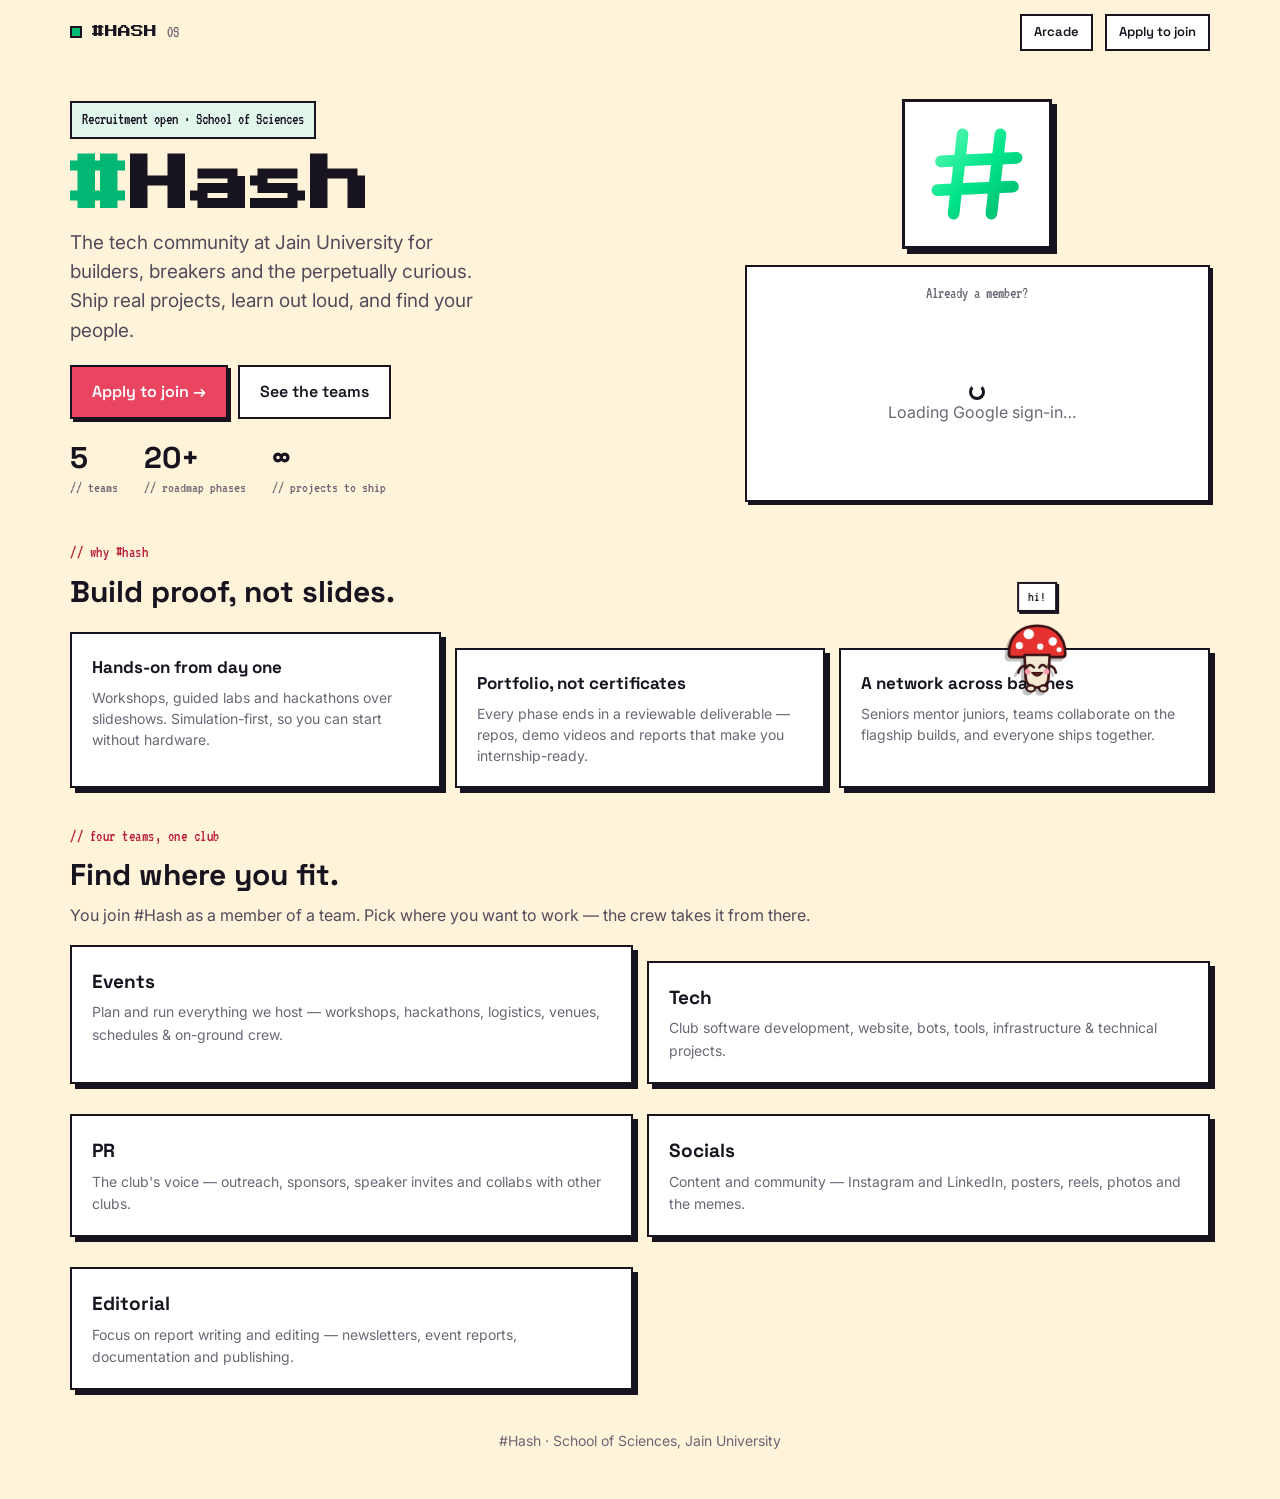
<file: index.html>
<!doctype html>
<html lang="en">
<head>
  <meta charset="utf-8">
  <title>#Hash · Hashverb OS</title>
  <meta name="viewport" content="width=device-width, initial-scale=1, viewport-fit=cover">
  <meta name="theme-color" content="#FFF3D9">
  <meta name="description" content="Hashverb Operating System — internal collaboration and event operations for the #Hash tech org.">
  <link rel="preconnect" href="https://fonts.googleapis.com">
  <link rel="preconnect" href="https://fonts.gstatic.com" crossorigin>
  <link href="https://fonts.googleapis.com/css2?family=Press+Start+2P&family=Space+Grotesk:wght@500;600;700&family=VT323&family=Inter:wght@400;500;600&display=swap" rel="stylesheet">
  <link rel="stylesheet" href="styles/app.css">
</head>
<body>

  <!-- sign-in / not-configured / loading lives here -->
  <div id="gate"></div>

  <!-- the app shell (nav + views) is built into here after sign-in -->
  <div id="app" class="hidden"></div>

  <!-- Google Identity Services (renders the Sign in with Google button) -->
  <script src="https://accounts.google.com/gsi/client" async defer></script>

  <!-- app scripts, in dependency order (no build step) -->
  <script src="config.js"></script>
  <script src="js/perm.js"></script>
  <script src="js/core.js"></script>
  <script src="js/api.js"></script>
  <script src="js/auth.js"></script>
  <script src="js/comments.js"></script>
  <script src="js/taskboard.js"></script>
  <script src="js/files.js"></script>
  <script src="js/budgets.js"></script>
  <script src="js/checkins.js"></script>
  <script src="js/dashboard.js"></script>
  <script src="js/views.js"></script>
  <script src="js/teams.js"></script>
  <script src="js/events.js"></script>
  <script src="js/flags.js"></script>
  <script src="js/applications.js"></script>
  <script src="js/mascot.js"></script>
  <script src="js/assist.js"></script>
  <script src="js/landing.js"></script>
  <script src="js/app.js"></script>
</body>
</html>
</file>
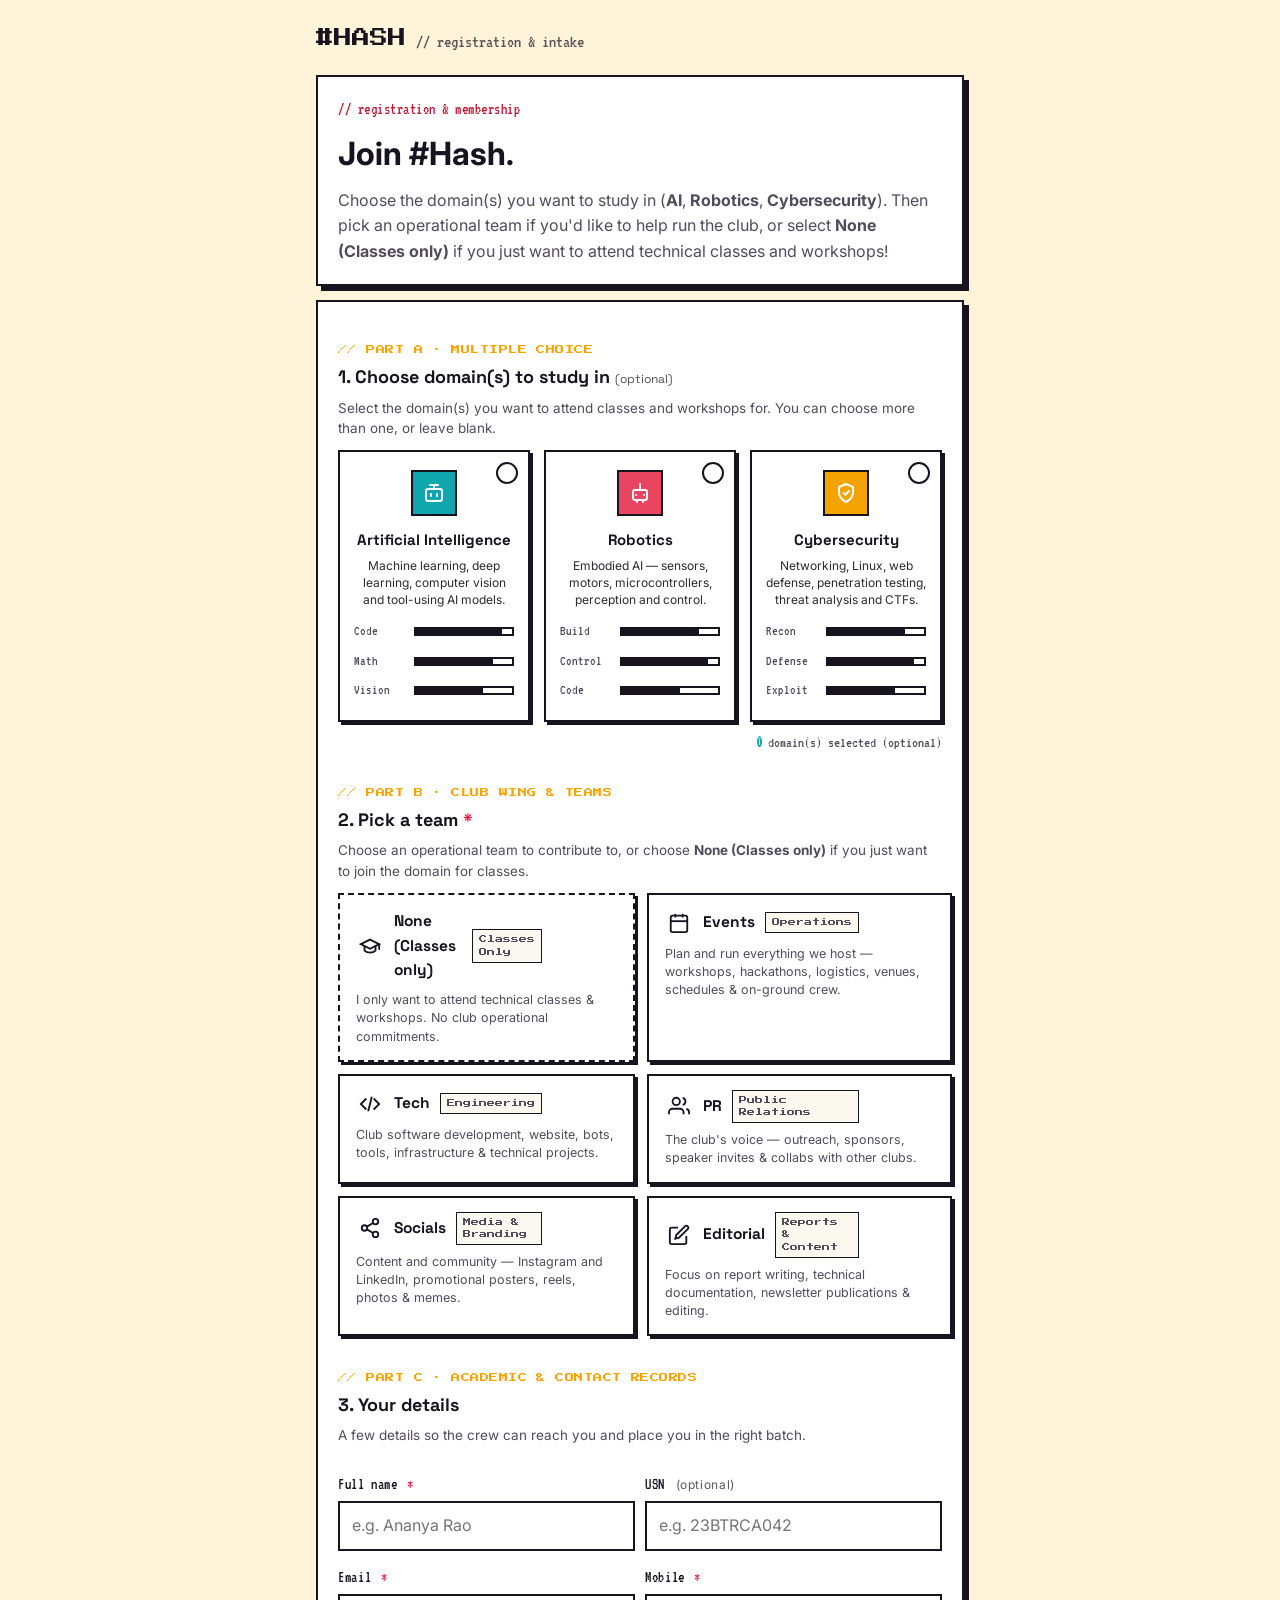
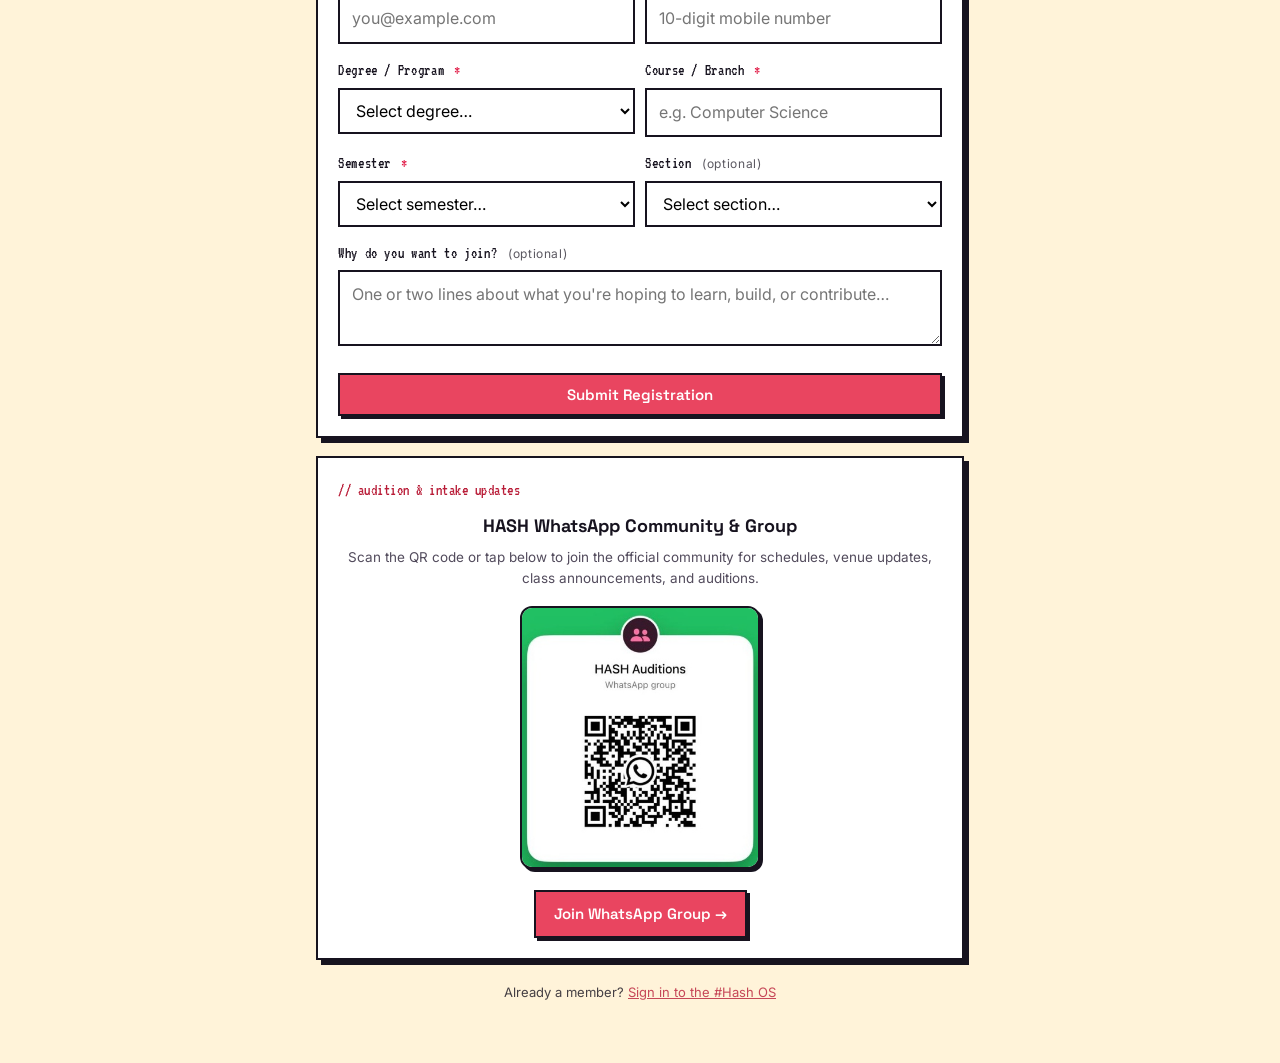
<file: join.html>
<!doctype html>
<html lang="en">
<head>
  <meta charset="utf-8">
  <title>#Hash · Join the club & study domains</title>
  <meta name="viewport" content="width=device-width, initial-scale=1, viewport-fit=cover">
  <meta name="theme-color" content="#FFF3D9">
  <meta name="description" content="Apply to join #Hash — choose your study domain (AI, Robotics, Cybersecurity) and pick your team (Events, Tech, PR, Socials, Editorial, or Classes only).">
  <link rel="preconnect" href="https://fonts.googleapis.com">
  <link rel="preconnect" href="https://fonts.gstatic.com" crossorigin>
  <link href="https://fonts.googleapis.com/css2?family=Press+Start+2P&family=Space+Grotesk:wght@500;600;700&family=VT323&family=Inter:wght@400;500;600&display=swap" rel="stylesheet">
  <link rel="stylesheet" href="styles/app.css">
  <style>
    /* page-local only, jn- prefixed */
    .jn-wrap { max-width: 680px; margin: 0 auto; padding: 24px 16px 60px; }
    .jn-brand { display: flex; align-items: baseline; gap: 10px; margin-bottom: 18px; }
    .jn-brand .b { font-family: var(--pixel, 'Press Start 2P', monospace); font-size: 18px; }
    .jn-brand .t { font-family: var(--mono, 'VT323', monospace); font-size: 18px; opacity: .7; }

    /* Section Subheadings & Tags */
    .wiz-sec-hdr { margin-bottom: 12px; }
    .step-subtag { font-family: var(--pixel, 'Press Start 2P', monospace); font-size: 9px; color: #F4A400; display: inline-block; margin-bottom: 5px; letter-spacing: .05em; }
    .wiz-sub-title { font-size: 17px; font-family: var(--display, 'Space Grotesk', sans-serif); color: var(--ink, #17131f); font-weight: 700; margin: 0; }
    .panel-intro { color: #524b5c; font-size: 13.5px; line-height: 1.5; margin: 4px 0 12px; }
    .selection-status { font-family: var(--mono, 'VT323', monospace); font-size: 15px; color: #524b5c; margin-top: 8px; text-align: right; }
    .selection-status b { color: #0FA6AE; font-size: 16px; }

    /* Domain Grid (Class Grid) — authentic Apps Script registration styling */
    .class-grid { display: grid; grid-template-columns: repeat(3, 1fr); gap: 14px; margin: 12px 0 4px; }
    @media (max-width: 600px) { .class-grid { grid-template-columns: 1fr; } }
    .class-card {
      border: 2px solid var(--line, #17131f); padding: 18px 14px; background: var(--panel, #fff);
      cursor: pointer; transition: transform .12s, box-shadow .12s, background .15s; text-align: center;
      box-shadow: 3px 3px 0 var(--line, #17131f); position: relative;
    }
    .class-card:hover { transform: translate(-2px, -2px); box-shadow: 5px 5px 0 var(--line, #17131f); }
    .class-card.on { background: var(--cc, #E94560); color: #fff; box-shadow: 4px 4px 0 var(--line, #17131f); }
    .class-card.on h4, .class-card.on .sl { color: #fff; }
    .class-card .ci {
      width: 46px; height: 46px; margin: 0 auto 12px; display: grid; place-items: center;
      background: var(--cc, #17131f); border: 2px solid var(--line, #17131f); color: #fff;
    }
    .class-card .ci svg { width: 24px; height: 24px; stroke: currentColor; }
    .class-card.on .ci { background: #fff; color: var(--line, #17131f); }
    .class-card h4 { font-family: var(--display, 'Space Grotesk', sans-serif); font-size: 15px; font-weight: 700; margin: 0 0 6px; color: var(--ink, #17131f); }
    .class-card p { font-size: 12px; line-height: 1.4; opacity: .9; margin: 0 0 10px; }
    .class-check {
      position: absolute; top: 10px; right: 10px; width: 22px; height: 22px;
      border: 2px solid var(--line, #17131f); border-radius: 50%; background: #fff;
      display: grid; place-items: center; font-size: 12px; font-weight: bold; color: transparent;
      transition: all .15s;
    }
    .class-card.on .class-check { background: #fff; color: var(--line, #17131f); }
    .stat-bars { margin-top: 12px; display: grid; gap: 7px; }
    .stat-bar { display: grid; grid-template-columns: 52px 1fr; gap: 8px; align-items: center; }
    .stat-bar .sl { font-family: var(--mono, 'VT323', monospace); font-size: 14px; color: var(--ink-dim, #524b5c); text-align: left; }
    .stat-bar .st { height: 9px; background: #fff; border: 2px solid var(--line, #17131f); overflow: hidden; }
    .stat-bar .st i { display: block; height: 100%; background: var(--line, #17131f); }
    .class-card.on .st { background: rgba(255, 255, 255, 0.35); border-color: #fff; }
    .class-card.on .st i { background: #fff; }

    /* Team Grid */
    .team-grid { display: grid; grid-template-columns: repeat(2, 1fr); gap: 12px; margin-top: 10px; }
    @media (max-width: 580px) { .team-grid { grid-template-columns: 1fr; } }
    .team-card {
      border: 2px solid var(--line, #17131f); padding: 14px 16px; background: var(--panel, #fff);
      cursor: pointer; transition: transform .12s, box-shadow .12s, background .12s;
      box-shadow: 3px 3px 0 var(--line, #17131f); display: flex; flex-direction: column; gap: 6px;
      position: relative; text-align: left;
    }
    .team-card:hover { transform: translate(-2px, -2px); box-shadow: 5px 5px 0 var(--line, #17131f); }
    .team-card.on { background: #e6fbf5; border-color: var(--line, #17131f); box-shadow: 4px 4px 0 var(--line, #17131f); }
    .team-card.team-none { border-style: dashed; border-width: 2px; }
    .team-card.team-none.on { background: #fffde6; }
    .team-card.on .team-sel-tag { display: inline-block; }
    .team-sel-tag {
      display: none; position: absolute; top: 10px; right: 10px;
      font-family: var(--pixel, 'Press Start 2P', monospace);
      font-size: 7.5px; background: var(--line, #17131f); color: #FFF3D9; padding: 3px 6px;
    }
    .team-card-head { display: flex; align-items: center; gap: 10px; padding-right: 75px; }
    .team-icon {
      width: 28px; height: 28px; display: inline-grid; place-items: center;
      flex-shrink: 0; color: var(--ink, #17131f);
    }
    .team-icon svg { width: 22px; height: 22px; stroke: currentColor; }
    .team-name { font-size: 15.5px; font-weight: 700; color: var(--ink, #17131f); font-family: var(--display, 'Space Grotesk', sans-serif); }
    .team-badge {
      font-family: var(--pixel, 'Press Start 2P', monospace); font-size: 8px; padding: 3px 6px;
      background: #fbf8ef; border: 1px solid var(--line, #17131f); color: #524b5c; margin-left: auto;
    }
    .team-desc { font-size: 12.5px; line-height: 1.45; color: #524b5c; margin: 2px 0 0; }

    /* Form Fields */
    .jn-grid2 { display: grid; grid-template-columns: 1fr 1fr; gap: 10px; }
    @media (max-width: 480px) { .jn-grid2 { grid-template-columns: 1fr; } }
    .jn-field { margin-top: 14px; }
    .jn-field label { display: block; font-family: var(--mono, 'VT323', monospace); font-size: 16px;
                      letter-spacing: .04em; margin-bottom: 4px; }
    .jn-field label .req { color: #E11D48; margin-left: 3px; }
    .jn-field label .opt { font-family: var(--sans, sans-serif); font-size: 12px; opacity: .7; font-weight: normal; margin-left: 4px; }
    .jn-field input, .jn-field select, .jn-field textarea {
      width: 100%; box-sizing: border-box; padding: 10px 12px; font: inherit;
      background: var(--panel, #fff); border: 2px solid var(--line, #17131f); }
    .jn-field textarea { min-height: 74px; resize: vertical; }
    .jn-hp { position: absolute; left: -9999px; top: -9999px; height: 1px; width: 1px; opacity: 0; }
    .jn-errs { margin: 12px 0 0; padding-left: 18px; }
    .jn-errs li { margin: 3px 0; }
    .jn-foot { margin-top: 22px; font-size: 13px; opacity: .8; text-align: center; }
  </style>
</head>
<body>
  <div class="jn-wrap">
    <div class="jn-brand"><span class="b">#HASH</span><span class="t">// registration & intake</span></div>

    <div class="card">
      <div class="eyebrow">// registration & membership</div>
      <h1 style="margin:6px 0 8px">Join #Hash.</h1>
      <p class="section-sub" style="margin:0">
        Choose the domain(s) you want to study in (<strong>AI</strong>, <strong>Robotics</strong>, <strong>Cybersecurity</strong>).
        Then pick an operational team if you'd like to help run the club, or select <strong>None (Classes only)</strong> if you just want to attend technical classes and workshops!
      </p>
    </div>

    <form id="jnForm" class="card" style="margin-top:14px" novalidate>
      <div id="jnBanner"></div>

      <!-- 1: Domains (Unmandatory / Optional) -->
      <div class="jn-field">
        <div class="wiz-sec-hdr">
          <span class="step-subtag">// PART A · MULTIPLE CHOICE</span>
          <h3 class="wiz-sub-title">1. Choose domain(s) to study in <span class="opt" style="font-size:12px;font-weight:normal;opacity:0.75">(optional)</span></h3>
          <p class="panel-intro">Select the domain(s) you want to attend classes and workshops for. You can choose more than one, or leave blank.</p>
        </div>
        <div class="class-grid" id="classGrid"></div>
        <div class="selection-status" id="domainStatus"><b>0</b> domain(s) selected (optional)</div>
      </div>

      <!-- 2: Teams with None Option -->
      <div class="jn-field" style="margin-top:24px">
        <div class="wiz-sec-hdr">
          <span class="step-subtag">// PART B · CLUB WING & TEAMS</span>
          <h3 class="wiz-sub-title">2. Pick a team <span class="req" style="color:#E11D48">*</span></h3>
          <p class="panel-intro">Choose an operational team to contribute to, or choose <b>None (Classes only)</b> if you just want to join the domain for classes.</p>
        </div>
        <div class="team-grid" id="teamGrid"></div>
      </div>

      <!-- 3: Academic & Contact Records -->
      <div style="margin-top:28px">
        <div class="wiz-sec-hdr">
          <span class="step-subtag">// PART C · ACADEMIC & CONTACT RECORDS</span>
          <h3 class="wiz-sub-title">3. Your details</h3>
          <p class="panel-intro">A few details so the crew can reach you and place you in the right batch.</p>
        </div>

        <div class="jn-grid2">
          <div class="jn-field"><label for="jnName">Full name <span class="req">*</span></label>
            <input id="jnName" autocomplete="name" maxlength="80" placeholder="e.g. Ananya Rao"></div>
          <div class="jn-field"><label for="jnUsn">USN <span class="opt">(optional)</span></label>
            <input id="jnUsn" autocomplete="off" autocapitalize="characters" maxlength="24" placeholder="e.g. 23BTRCA042"></div>
        </div>
        <div class="jn-grid2">
          <div class="jn-field"><label for="jnEmail">Email <span class="req">*</span></label>
            <input id="jnEmail" type="email" autocomplete="email" maxlength="120" placeholder="you@example.com"></div>
          <div class="jn-field"><label for="jnMobile">Mobile <span class="req">*</span></label>
            <input id="jnMobile" type="tel" autocomplete="tel" maxlength="16" placeholder="10-digit mobile number"></div>
        </div>
        <div class="jn-grid2">
          <div class="jn-field"><label for="jnDegree">Degree / Program <span class="req">*</span></label>
            <select id="jnDegree"><option value="">Select degree…</option></select></div>
          <div class="jn-field"><label for="jnCourse">Course / Branch <span class="req">*</span></label>
            <input id="jnCourse" maxlength="60" placeholder="e.g. Computer Science"></div>
        </div>
        <div class="jn-grid2">
          <div class="jn-field"><label for="jnSem">Semester <span class="req">*</span></label>
            <select id="jnSem"><option value="">Select semester…</option></select></div>
          <div class="jn-field"><label for="jnSection">Section <span class="opt">(optional)</span></label>
            <select id="jnSection"><option value="">Select section…</option></select></div>
        </div>
        <div class="jn-field">
          <label for="jnWhy">Why do you want to join? <span class="opt">(optional)</span></label>
          <textarea id="jnWhy" maxlength="600" placeholder="One or two lines about what you're hoping to learn, build, or contribute…"></textarea>
        </div>
      </div>

      <!-- honeypot: humans never see or fill this -->
      <input class="jn-hp" id="jnWebsite" name="website" tabindex="-1" autocomplete="off" aria-hidden="true">

      <div class="jn-field" style="margin-top:20px">
        <button class="btn primary block" id="jnSubmit" type="submit">Submit Registration</button>
      </div>
    </form>

    <div id="jnDone" class="card hidden" style="margin-top:14px"></div>

    <div class="card" id="jnAuditionGroup" style="margin-top:18px;text-align:center">
      <div class="eyebrow" style="text-align:left">// audition & intake updates</div>
      <h2 style="margin:8px 0 6px;font-size:18px">HASH WhatsApp Community & Group</h2>
      <p class="section-sub" style="margin:0 0 16px;font-size:13.5px">
        Scan the QR code or tap below to join the official community for schedules, venue updates, class announcements, and auditions.
      </p>
      <a href="https://chat.whatsapp.com/I2nRhZkcEOv87Omt5AnVKZ" target="_blank" rel="noopener" style="display:inline-block;text-decoration:none">
        <img src="assets/hash-auditions-card.jpg" alt="HASH Auditions WhatsApp QR Code" style="width:240px;max-width:100%;height:auto;border:2px solid var(--line,#17131f);box-shadow:3px 3px 0 var(--line,#17131f);border-radius:12px;background:#fff;display:block;margin:0 auto">
      </a>
      <div style="margin-top:14px">
        <a class="btn primary" href="https://chat.whatsapp.com/I2nRhZkcEOv87Omt5AnVKZ" target="_blank" rel="noopener" style="text-decoration:none;display:inline-flex;align-items:center;gap:6px">
          <span>Join WhatsApp Group →</span>
        </a>
      </div>
    </div>

    <div class="jn-foot">Already a member? <a href="./">Sign in to the #Hash OS</a></div>
  </div>

  <script src="config.js"></script>
  <script>
  (function () {
    'use strict';

    /* Study domains: AI, Robotics, Cybersecurity (Optional) */
    var DOMAINS = [
      {
        key: 'ai',
        name: 'Artificial Intelligence',
        color: '#0FA6AE',
        iconSvg: '<svg viewBox="0 0 24 24" fill="none" stroke="currentColor" stroke-width="2"><rect x="4" y="8" width="16" height="12" rx="2"/><path d="M12 8V4M8 4h8M9 13v2M15 13v2" stroke-linecap="round"/></svg>',
        blurb: 'Machine learning, deep learning, computer vision and tool-using AI models.',
        stats: [['Code', 9], ['Math', 8], ['Vision', 7]]
      },
      {
        key: 'robotics',
        name: 'Robotics',
        color: '#E94560',
        iconSvg: '<svg viewBox="0 0 24 24" fill="none" stroke="currentColor" stroke-width="2"><rect x="5" y="9" width="14" height="10" rx="2"/><path d="M12 9V5M12 3v.01M8 14h.01M16 14h.01M9 19v2M15 19v2" stroke-linecap="round"/></svg>',
        blurb: 'Embodied AI — sensors, motors, microcontrollers, perception and control.',
        stats: [['Build', 8], ['Control', 9], ['Code', 6]]
      },
      {
        key: 'cybersecurity',
        name: 'Cybersecurity',
        color: '#F4A400',
        iconSvg: '<svg viewBox="0 0 24 24" fill="none" stroke="currentColor" stroke-width="2"><path d="M12 3l7 3v5c0 4.5-3 8-7 10-4-2-7-5.5-7-10V6l7-3z" stroke-linejoin="round"/><path d="M9.5 12l1.8 1.8L15 10" stroke-linecap="round" stroke-linejoin="round"/></svg>',
        blurb: 'Networking, Linux, web defense, penetration testing, threat analysis and CTFs.',
        stats: [['Recon', 8], ['Defense', 9], ['Exploit', 7]]
      }
    ];
    var pickedDomains = [];

    /* Operational teams + None (Classes only) null choice */
    var TEAMS = [
      {
        key: 'none',
        name: 'None (Classes only)',
        badge: 'Classes Only',
        iconSvg: '<svg viewBox="0 0 24 24" fill="none" stroke="currentColor" stroke-width="2"><path d="M22 10v6M2 10l10-5 10 5-10 5z"/><path d="M6 12v5c3 3 9 3 12 0v-5"/></svg>',
        desc: 'I only want to attend technical classes & workshops. No club operational commitments.'
      },
      {
        key: 'events',
        name: 'Events',
        badge: 'Operations',
        iconSvg: '<svg viewBox="0 0 24 24" fill="none" stroke="currentColor" stroke-width="2"><rect x="3" y="4" width="18" height="18" rx="2"/><line x1="16" y1="2" x2="16" y2="6"/><line x1="8" y1="2" x2="8" y2="6"/><line x1="3" y1="10" x2="21" y2="10"/><path d="M8 14h.01M12 14h.01M16 14h.01M8 18h.01M12 18h.01M16 18h.01"/></svg>',
        desc: 'Plan and run everything we host — workshops, hackathons, logistics, venues, schedules & on-ground crew.'
      },
      {
        key: 'tech',
        name: 'Tech',
        badge: 'Engineering',
        iconSvg: '<svg viewBox="0 0 24 24" fill="none" stroke="currentColor" stroke-width="2"><polyline points="16 18 22 12 16 6"/><polyline points="8 6 2 12 8 18"/><line x1="14" y1="4" x2="10" y2="20"/></svg>',
        desc: 'Club software development, website, bots, tools, infrastructure & technical projects.'
      },
      {
        key: 'pr',
        name: 'PR',
        badge: 'Public Relations',
        iconSvg: '<svg viewBox="0 0 24 24" fill="none" stroke="currentColor" stroke-width="2"><path d="M17 21v-2a4 4 0 0 0-4-4H5a4 4 0 0 0-4 4v2"/><circle cx="9" cy="7" r="4"/><path d="M23 21v-2a4 4 0 0 0-3-3.87"/><path d="M16 3.13a4 4 0 0 1 0 7.75"/></svg>',
        desc: 'The club\'s voice — outreach, sponsors, speaker invites & collabs with other clubs.'
      },
      {
        key: 'socials',
        name: 'Socials',
        badge: 'Media & Branding',
        iconSvg: '<svg viewBox="0 0 24 24" fill="none" stroke="currentColor" stroke-width="2"><circle cx="18" cy="5" r="3"/><circle cx="6" cy="12" r="3"/><circle cx="18" cy="19" r="3"/><line x1="8.59" y1="13.51" x2="15.42" y2="17.49"/><line x1="15.41" y1="6.51" x2="8.59" y2="10.49"/></svg>',
        desc: 'Content and community — Instagram and LinkedIn, promotional posters, reels, photos & memes.'
      },
      {
        key: 'editorial',
        name: 'Editorial',
        badge: 'Reports & Content',
        iconSvg: '<svg viewBox="0 0 24 24" fill="none" stroke="currentColor" stroke-width="2"><path d="M11 4H4a2 2 0 0 0-2 2v14a2 2 0 0 0 2 2h14a2 2 0 0 0 2-2v-7"/><path d="M18.5 2.5a2.121 2.121 0 0 1 3 3L12 15l-4 1 1-4 9.5-9.5z"/></svg>',
        desc: 'Focus on report writing, technical documentation, newsletter publications & editing.'
      }
    ];
    var pickedTeams = [];
    var closed = false;
    var DEGREES = ['B.Sc', 'M.Sc', 'BCA', 'Other'];

    function $(id) { return document.getElementById(id); }

    function post(api, payload) {
      return fetch(HV_CONFIG.EXEC_URL, {
        method: 'POST',
        headers: { 'Content-Type': 'text/plain;charset=utf-8' },
        credentials: 'omit',
        body: JSON.stringify({ api: api, args: [payload || {}] }),
        redirect: 'follow'
      }).then(function (r) { return r.json(); })
        .catch(function () { return { ok: false, errors: ['Could not reach the server. Check your connection and try again.'] }; });
    }

    function banner(kind, content) {
      var host = $('jnBanner');
      host.innerHTML = '';
      if (!content) return;
      var div = document.createElement('div');
      div.className = 'banner ' + kind;
      if (typeof content === 'string') div.textContent = content;
      else div.appendChild(content);
      host.appendChild(div);
      div.scrollIntoView({ block: 'nearest' });
    }

    function renderDomains() {
      var host = $('classGrid');
      host.innerHTML = '';
      DOMAINS.forEach(function (d) {
        var isPicked = pickedDomains.indexOf(d.key) > -1;
        var card = document.createElement('div');
        card.className = 'class-card' + (isPicked ? ' on' : '');
        card.style.setProperty('--cc', d.color);
        card.setAttribute('role', 'checkbox');
        card.setAttribute('aria-checked', isPicked ? 'true' : 'false');

        var check = document.createElement('div');
        check.className = 'class-check';
        check.textContent = '✓';

        var ci = document.createElement('div');
        ci.className = 'ci';
        ci.innerHTML = d.iconSvg;

        var h4 = document.createElement('h4');
        h4.textContent = d.name;

        var p = document.createElement('p');
        p.textContent = d.blurb;

        var statBars = document.createElement('div');
        statBars.className = 'stat-bars';
        d.stats.forEach(function (s) {
          var sb = document.createElement('div');
          sb.className = 'stat-bar';
          var sl = document.createElement('span');
          sl.className = 'sl';
          sl.textContent = s[0];
          var st = document.createElement('span');
          st.className = 'st';
          var fill = document.createElement('i');
          fill.style.width = (s[1] * 10) + '%';
          st.appendChild(fill);
          sb.appendChild(sl);
          sb.appendChild(st);
          statBars.appendChild(sb);
        });

        card.appendChild(check);
        card.appendChild(ci);
        card.appendChild(h4);
        card.appendChild(p);
        card.appendChild(statBars);

        card.addEventListener('click', function () {
          var i = pickedDomains.indexOf(d.key);
          if (i > -1) pickedDomains.splice(i, 1);
          else pickedDomains.push(d.key);
          renderDomains();
        });

        host.appendChild(card);
      });

      var ds = $('domainStatus');
      if (ds) {
        ds.innerHTML = '<b>' + pickedDomains.length + '</b> domain(s) selected (optional)';
      }
    }

    function renderTeams() {
      var host = $('teamGrid');
      host.innerHTML = '';
      TEAMS.forEach(function (t) {
        var isPicked = pickedTeams.indexOf(t.key) > -1;
        var card = document.createElement('div');
        card.className = 'team-card' + (t.key === 'none' ? ' team-none' : '') + (isPicked ? ' on' : '');
        card.setAttribute('role', 'checkbox');
        card.setAttribute('aria-checked', isPicked ? 'true' : 'false');

        var selTag = document.createElement('span');
        selTag.className = 'team-sel-tag';
        selTag.textContent = '✓ SELECTED';

        var head = document.createElement('div');
        head.className = 'team-card-head';

        var icon = document.createElement('span');
        icon.className = 'team-icon';
        icon.innerHTML = t.iconSvg;

        var name = document.createElement('span');
        name.className = 'team-name';
        name.textContent = t.name;

        var badge = document.createElement('span');
        badge.className = 'team-badge';
        badge.textContent = t.badge;

        head.appendChild(icon);
        head.appendChild(name);
        head.appendChild(badge);

        var desc = document.createElement('p');
        desc.className = 'team-desc';
        desc.textContent = t.desc;

        card.appendChild(selTag);
        card.appendChild(head);
        card.appendChild(desc);

        card.addEventListener('click', function () {
          if (t.key === 'none') {
            var hadNone = pickedTeams.indexOf('none') > -1;
            if (hadNone) {
              pickedTeams = [];
            } else {
              pickedTeams = ['none']; // Mutually exclusive: deselects operational teams
            }
          } else {
            var noneIdx = pickedTeams.indexOf('none');
            if (noneIdx > -1) {
              pickedTeams.splice(noneIdx, 1); // Deselect 'none' when choosing an operational team
            }
            var i = pickedTeams.indexOf(t.key);
            if (i > -1) {
              pickedTeams.splice(i, 1);
            } else {
              pickedTeams.push(t.key);
            }
          }
          renderTeams();
        });

        host.appendChild(card);
      });
    }

    function renderSem() {
      var sel = $('jnSem');
      sel.innerHTML = '<option value="">Select semester…</option>';
      for (var i = 1; i <= 8; i++) {
        var o = document.createElement('option');
        o.value = String(i); o.textContent = 'Semester ' + i;
        sel.appendChild(o);
      }
    }

    function renderSections() {
      var sel = $('jnSection');
      sel.innerHTML = '<option value="">Select section…</option>';
      ['A', 'B', 'C', 'D', 'E', 'F', 'Other'].forEach(function (s) {
        var o = document.createElement('option');
        o.value = s; o.textContent = (s === 'Other') ? 'Other' : ('Section ' + s);
        sel.appendChild(o);
      });
    }

    function renderDegrees() {
      var sel = $('jnDegree');
      sel.innerHTML = '<option value="">Select degree…</option>';
      DEGREES.forEach(function (d) {
        var o = document.createElement('option');
        o.value = d; o.textContent = d;
        sel.appendChild(o);
      });
    }

    function setClosed() {
      closed = true;
      banner('warn', 'Applications are closed right now. Watch #Hash for the next intake.');
      $('jnSubmit').disabled = true;
    }

    function domainName(key) {
      for (var i = 0; i < DOMAINS.length; i++) if (DOMAINS[i].key === key) return DOMAINS[i].name;
      return key;
    }

    function teamName(key) {
      for (var i = 0; i < TEAMS.length; i++) if (TEAMS[i].key === key) return TEAMS[i].name;
      return key;
    }

    function submit(ev) {
      ev.preventDefault();
      if (closed) return;
      var errs = [];

      /* Domain selection is UNMANDATORY (optional) */
      if (!pickedTeams.length) errs.push('Pick an operational team to join, or select None (Classes only).');
      if (!$('jnName').value.trim()) errs.push('Tell us your name.');
      if (!$('jnEmail').value.trim()) errs.push('Enter your email address.');
      if (!$('jnMobile').value.trim()) errs.push('Enter your mobile number.');
      if (!$('jnDegree').value) errs.push('Select your degree / program.');
      if (!$('jnCourse').value.trim()) errs.push('Enter your course or branch.');
      if (!$('jnSem').value) errs.push('Pick your semester.');
      if (errs.length) { showErrors(errs); return; }

      var btn = $('jnSubmit');
      btn.disabled = true; btn.textContent = 'Sending…';
      post('hv.join.apply', {
        name: $('jnName').value, usn: $('jnUsn').value, email: $('jnEmail').value,
        mobile: $('jnMobile').value, degree: $('jnDegree').value, course: $('jnCourse').value,
        semester: $('jnSem').value, section: $('jnSection').value,
        domains: pickedDomains.slice(),
        interests: pickedDomains.slice(),
        teams: pickedTeams.slice(),
        team: pickedTeams[0] || '',
        team2: (pickedTeams.length > 1 && pickedTeams[0] !== 'none') ? pickedTeams.slice(1).join(', ') : '',
        why: $('jnWhy').value,
        website: $('jnWebsite').value
      }).then(function (r) {
        btn.disabled = false; btn.textContent = 'Submit Registration';
        if (r && r.ok) return done(r.updated === true);
        showErrors((r && r.errors) || ['Something went wrong. Please try again.']);
      });
    }

    function showErrors(errs) {
      var ul = document.createElement('ul');
      ul.className = 'jn-errs';
      errs.forEach(function (e) {
        var li = document.createElement('li'); li.textContent = e; ul.appendChild(li);
      });
      var wrap = document.createElement('div');
      var strong = document.createElement('strong'); strong.textContent = 'Almost there:';
      wrap.appendChild(strong); wrap.appendChild(ul);
      banner('bad', wrap);
    }

    function done(updated) {
      $('jnForm').classList.add('hidden');
      var card = $('jnDone');
      card.classList.remove('hidden');
      card.innerHTML = '';
      var eb = document.createElement('div'); eb.className = 'eyebrow';
      eb.textContent = updated ? '// registration updated' : '// registration received';
      var h = document.createElement('h2');
      var dNames = pickedDomains.length ? pickedDomains.map(domainName).join(' & ') : 'General Member';
      var isClassesOnly = pickedTeams.length === 1 && pickedTeams[0] === 'none';
      if (isClassesOnly) {
        h.textContent = (updated ? 'Updated — enrolled for Classes only in ' : 'You\'re registered for Classes only in ') + dNames + '.';
      } else {
        var tNames = pickedTeams.filter(function (k) { return k !== 'none'; }).map(teamName).join(' & ');
        h.textContent = (updated ? 'Updated — down for ' : 'You\'re in the queue for ') + (tNames || 'the club') + (pickedDomains.length ? ' (' + dNames + ')' : '') + '.';
      }
      var p = document.createElement('p'); p.className = 'section-sub';
      p.textContent = isClassesOnly
        ? 'The crew will reach you on the number and email you gave regarding domain class schedules, session links and workshops. In the meantime, join the WhatsApp community below for real-time announcements!'
        : 'The crew will reach you on the number and email you gave regarding auditions, schedules, and club updates. In the meantime, join the WhatsApp community below for real-time announcements!';
      card.appendChild(eb); card.appendChild(h); card.appendChild(p);
      window.scrollTo(0, 0);
    }

    /* boot */
    renderDomains(); renderTeams(); renderSem(); renderSections(); renderDegrees();
    $('jnForm').addEventListener('submit', submit);
    post('hv.join.info', {}).then(function (r) {
      if (r && r.ok && r.closed) setClosed();
    });
  })();
  </script>
</body>
</html>
</file>
<file: styles/app.css>
/* =========================================================================
   Hashverb OS — design system (RetroUI, ported).

   The club site's look lives in the private repo's Styles.html, served through
   Apps Script's include(). This static site cannot use that, so the tokens and
   components are reproduced here, self-contained. Same grammar: bright cream
   ground, near-black hard borders, solid offset shadows, zero radius, the
   #Hash palette and type. Keep this in step with Styles.html by eye.
   ========================================================================= */

:root {
  --bg:#FFF3D9;            /* bright warm cream */
  --panel:#FFFFFF;         /* white cards */
  --ink:#17131f;           /* near-black text */
  --ink-dim:#524b5c;
  --ink-faint:#6d6675;
  --teal-text:#0B7278;
  --line:#17131f;          /* borders are near-black (RetroUI) */
  --pink:#E94560; --pink-2:#ff5c78; --pink-dark:#b91d38;
  --gold:#F4A400;
  --teal:#0FA6AE;
  --logo:#00b874;
  --danger:#E11D48;
  --ok:#0f9d58;
  --ai:#0FA6AE; --robotics:#E94560; --cyber:#F4A400;
  --maxw:1180px;
  --sh:5px 5px 0 var(--line);
  --sh-sm:3px 3px 0 var(--line);
  --sans:'Inter',system-ui,-apple-system,'Segoe UI',Roboto,sans-serif;
  --display:'Space Grotesk',var(--sans);
  --pixel:'Press Start 2P',ui-monospace,monospace;
  --mono:'VT323',ui-monospace,monospace;
}

*,*::before,*::after { box-sizing:border-box; }
html,body { margin:0; padding:0; }
body {
  background:var(--bg); color:var(--ink);
  font:16px/1.6 var(--sans);
  -webkit-font-smoothing:antialiased;
  min-height:100vh;
}
a { color:var(--pink-dark); }
img { max-width:100%; }
:focus-visible { outline:3px solid var(--teal); outline-offset:2px; }

/* ---------------- layout ---------------- */
.container { width:100%; max-width:var(--maxw); margin:0 auto; padding:0 20px; }
.stack > * + * { margin-top:14px; }
.row { display:flex; gap:12px; align-items:center; flex-wrap:wrap; }
.row.nowrap { flex-wrap:nowrap; min-width:0; }
.row.wrap { flex-wrap:wrap; }
.spacer { flex:1; }
.muted { color:var(--ink-faint); }
.small { font-size:14px; }
.center { text-align:center; }
.hidden { display:none !important; }

/* ---------------- top bar ---------------- */
.nav {
  position:sticky; top:0; z-index:40; background:var(--bg);
  border-bottom:3px solid var(--line);
}
.nav-top { display:flex; align-items:center; gap:12px; min-height:58px; flex-wrap:wrap; }
.brand { display:flex; align-items:center; gap:10px; font-family:var(--pixel); font-size:13px; white-space:nowrap; }
.brand .dot { width:12px; height:12px; background:var(--logo); border:2px solid var(--line); flex:0 0 auto; }
.brand small { font-family:var(--mono); font-size:16px; color:var(--ink-faint); }
.nav-utils { margin-left:auto; display:flex; align-items:center; gap:8px; flex-wrap:wrap; justify-content:flex-end; }
.who { display:flex; align-items:center; gap:8px; }
.who img { width:30px; height:30px; border:2px solid var(--line); object-fit:cover; flex:0 0 auto; }
.who .nm { font-weight:600; font-size:14px; max-width:120px; overflow:hidden; text-overflow:ellipsis; white-space:nowrap; }
/* nav tabs strip — scrolls horizontally instead of overflowing the viewport */
.nav-tabsbar { overflow-x:auto; -webkit-overflow-scrolling:touch; }
.nav-tabsbar::-webkit-scrollbar { height:0; }
.nav-tabsbar-inner { display:flex; width:max-content; min-width:100%; padding:2px 20px 10px; }

/* ---------------- tabs / nav pills ---------------- */
.tabs { display:flex; gap:0; flex-wrap:wrap; border:2px solid var(--line); background:var(--panel); width:max-content; box-shadow:var(--sh-sm); }
.tab {
  font-family:var(--display); font-weight:600; font-size:14px;
  padding:9px 16px; background:var(--panel); border:none; border-right:2px solid var(--line);
  cursor:pointer; color:var(--ink);
}
.tab:last-child { border-right:none; }
.tab.on { background:var(--ink); color:#fff; }

/* ---------------- cards ---------------- */
.card {
  background:var(--panel); border:2px solid var(--line); box-shadow:var(--sh);
  padding:20px;
}
.card + .card { margin-top:16px; }
.card h2 { font-family:var(--display); margin:0 0 6px; font-size:22px; }
.card h3 { font-family:var(--display); margin:0 0 6px; font-size:18px; }
.eyebrow { font-family:var(--mono); font-size:16px; color:var(--pink-dark); letter-spacing:.5px; }
.section-title { font-family:var(--display); font-weight:700; font-size:clamp(22px,3.5vw,30px); margin:2px 0 4px; }
.section-sub { color:var(--ink-dim); margin:0; }

/* stat tiles */
.tiles { display:grid; grid-template-columns:repeat(auto-fit,minmax(150px,1fr)); gap:12px; }
.tile { background:var(--panel); border:2px solid var(--line); box-shadow:var(--sh-sm); padding:14px 16px; }
.tile .n { font-family:var(--display); font-weight:700; font-size:30px; line-height:1; }
.tile .l { font-family:var(--mono); font-size:16px; color:var(--ink-faint); margin-top:4px; }

/* ---------------- buttons ---------------- */
.btn {
  font-family:var(--display); font-weight:600; font-size:15px;
  padding:10px 18px; background:var(--panel); color:var(--ink);
  border:2px solid var(--line); box-shadow:var(--sh-sm); cursor:pointer;
  display:inline-flex; align-items:center; gap:8px; text-decoration:none;
}
.btn:active { transform:translate(3px,3px); box-shadow:none; }
.btn[disabled] { opacity:.5; cursor:not-allowed; }
.btn.primary { background:var(--pink); color:#fff; }
.btn.dark { background:var(--ink); color:#fff; }
.btn.ghost { box-shadow:none; }
.btn.small { padding:6px 12px; font-size:13px; }
.btn.danger { background:var(--danger); color:#fff; }
.btn.block { width:100%; justify-content:center; }

/* ---------------- chips ---------------- */
.chip {
  display:inline-flex; align-items:center; gap:6px;
  font-family:var(--mono); font-size:16px; line-height:1;
  border:2px solid var(--line); background:var(--bg); padding:4px 8px;
}
.chip.role { background:#eef7ff; }
.chip.scoped { background:#fff2f5; }
.chip .x { cursor:pointer; font-weight:700; color:var(--pink-dark); }
.chip.on { background:var(--ink); color:#fff; }

/* status pills */
.pill { font-family:var(--pixel); font-size:8px; padding:4px 7px; border:2px solid var(--line); }
.pill.active { background:#e2f7ec; }
.pill.suspended { background:#ffe3ea; color:var(--danger); }

/* ---------------- forms ---------------- */
.field { margin-top:12px; }
.field label { display:block; font-family:var(--display); font-weight:600; font-size:14px; margin-bottom:5px; }
.field input, .field select, .field textarea {
  width:100%; font:15px var(--sans); padding:10px 12px;
  border:2px solid var(--line); background:var(--panel); color:var(--ink);
}
.field textarea { resize:vertical; min-height:70px; }
.field .hint { font-family:var(--mono); font-size:15px; color:var(--ink-faint); margin-top:4px; }
.check { display:flex; align-items:flex-start; gap:8px; padding:5px 0; }
.check input { width:18px; height:18px; margin-top:3px; flex:0 0 auto; }
.check .k { font-family:var(--mono); font-size:16px; }
.check .d { color:var(--ink-faint); font-size:13px; }

/* ---------------- tables ---------------- */
.table-wrap { overflow-x:auto; border:2px solid var(--line); box-shadow:var(--sh-sm); background:var(--panel); }
table.tbl { width:100%; border-collapse:collapse; min-width:520px; }
table.tbl th, table.tbl td { text-align:left; padding:10px 12px; border-bottom:2px solid var(--line); vertical-align:top; }
table.tbl thead th { font-family:var(--pixel); font-size:8px; background:var(--bg); position:sticky; top:0; }
table.tbl tbody tr:last-child td { border-bottom:none; }
table.tbl tbody tr:hover { background:var(--bg); }

/* ---------------- banners ---------------- */
.banner { border:2px solid var(--line); box-shadow:var(--sh-sm); padding:12px 14px; background:var(--panel); }
.banner.warn { background:#fff3c9; }
.banner.bad { background:#ffe3ea; }
.banner.good { background:#e2f7ec; }
.banner.info { background:#eef7ff; }

/* ---------------- modal ---------------- */
.modal { position:fixed; inset:0; z-index:80; background:rgba(23,19,31,.5); display:none; padding:20px; overflow-y:auto; }
.modal.open { display:flex; align-items:flex-start; justify-content:center; }
.modal-card { background:var(--panel); border:2px solid var(--line); box-shadow:var(--sh); width:min(560px,100%); margin:6vh auto; }
.modal-top { display:flex; align-items:center; justify-content:space-between; padding:14px 18px; border-bottom:2px solid var(--line); }
.modal-top h3 { margin:0; font-family:var(--display); font-size:20px; }
.modal-top .x { background:none; border:none; font-size:22px; cursor:pointer; line-height:1; color:var(--ink); }
.modal-body { padding:18px; }
.modal-foot { display:flex; gap:10px; justify-content:flex-end; padding:14px 18px; border-top:2px solid var(--line); flex-wrap:wrap; }

/* lock the page behind an open modal so only the dialog scrolls */
body.modal-open { overflow:hidden; }

/* ---------------- skeleton loaders ---------------- */
.skel { padding:6px 0; }
.skel-bar {
  height:14px; margin:9px 0; border:2px solid var(--line); background:var(--panel);
  position:relative; overflow:hidden;
}
.skel-bar::after {
  content:''; position:absolute; inset:0;
  background:linear-gradient(90deg, transparent, rgba(23,19,31,.09), transparent);
  transform:translateX(-100%); animation:skel-shimmer 1.15s infinite;
}
.skel-title { width:45%; height:20px; }
.skel-bar:nth-child(2) { width:92%; }
.skel-bar:nth-child(3) { width:78%; }
.skel-bar:nth-child(4) { width:85%; }
@keyframes skel-shimmer { 100% { transform:translateX(100%); } }
body.reduce-motion .skel-bar::after { animation:none; }

/* ---------------- toast ---------------- */
.toast {
  position:fixed; left:50%; bottom:26px; transform:translate(-50%,140%);
  background:var(--ink); color:#fff; padding:12px 18px; border:2px solid var(--line);
  box-shadow:var(--sh); font-weight:600; z-index:90; max-width:90vw; transition:transform .25s ease;
}
.toast.show { transform:translate(-50%,0); }
.toast.err { background:var(--danger); }
body.reduce-motion .toast { transition:none; }

/* ---------------- public landing (club front door) ---------------- */
.lp { min-height:100vh; }
.lp-bar { display:flex; align-items:center; gap:12px; max-width:var(--maxw); margin:0 auto; padding:14px 20px; }
.lp-hero { display:grid; grid-template-columns:1.25fr .9fr; gap:28px; align-items:center; padding:34px 0 8px; }
.lp-badge { display:inline-flex; align-items:center; font-family:var(--mono); font-size:16px; border:2px solid var(--line); background:#e2f7ec; padding:4px 10px; }
.lp-title { font-family:var(--pixel); font-size:clamp(34px,7vw,60px); line-height:1.05; margin:16px 0 10px; }
.lp-hash { color:var(--logo); }
.lp-lede { font-size:clamp(16px,2.2vw,19px); line-height:1.55; max-width:36ch; margin:0 0 20px; color:var(--ink-dim); }
.lp-cta { display:flex; gap:10px; flex-wrap:wrap; }
.lp-cta .btn { font-size:16px; padding:12px 20px; }
.lp-stats { display:flex; gap:26px; margin-top:24px; flex-wrap:wrap; }
.lp-stat .n { font-family:var(--display); font-weight:700; font-size:30px; line-height:1; }
.lp-stat .l { font-family:var(--mono); font-size:15px; color:var(--ink-faint); margin-top:3px; }
.lp-hero-art { display:flex; flex-direction:column; gap:16px; align-items:center; }
.lp-logo { width:150px; height:150px; border:3px solid var(--line); box-shadow:var(--sh); background:var(--panel); display:grid; place-items:center; padding:18px; }
.lp-logo svg { width:100%; height:100%; }
.lp-signin { width:100%; border:2px solid var(--line); box-shadow:var(--sh-sm); background:var(--panel); padding:14px; text-align:center; }
.lp-signin-h { font-family:var(--mono); font-size:16px; color:var(--ink-faint); margin-bottom:8px; }
.lp-section { padding:30px 0 6px; }
.lp-pillars { display:grid; grid-template-columns:repeat(3,1fr); gap:14px; margin-top:16px; }
.lp-pillar h3 { font-family:var(--display); font-size:17px; margin:0 0 6px; }
.lp-pillar p { margin:0; font-size:14px; line-height:1.5; }
.lp-teams { display:grid; grid-template-columns:1fr 1fr; gap:14px; margin-top:16px; }
.lp-team-nm { font-family:var(--display); font-weight:700; font-size:19px; margin-bottom:4px; }
.lp-foot { text-align:center; padding:34px 0 46px; }
@media (max-width:820px) {
  .lp-hero { grid-template-columns:1fr; padding-top:22px; }
  .lp-hero-art { flex-direction:column-reverse; }
  .lp-pillars { grid-template-columns:1fr; }
  .lp-teams { grid-template-columns:1fr; }
}

/* ---------------- sign-in screen ---------------- */
.gate { min-height:100vh; display:grid; place-items:center; padding:24px; }
.gate-card { width:min(420px,100%); text-align:center; }
.gate-card h1 { font-family:var(--pixel); font-size:22px; margin:0 0 4px; }
.gsi { display:flex; justify-content:center; margin-top:18px; min-height:44px; }

/* ---------------- misc ---------------- */
.spin { display:inline-block; width:16px; height:16px; border:3px solid var(--line); border-top-color:transparent; border-radius:50%; animation:hv-spin .7s linear infinite; }
@keyframes hv-spin { to { transform:rotate(360deg); } }
body.reduce-motion .spin { animation:none; }
.loading-wrap { display:grid; place-items:center; padding:60px 0; }
.empty { padding:26px; text-align:center; color:var(--ink-faint); font-family:var(--mono); font-size:18px; }
.grp-title { font-family:var(--pixel); font-size:9px; margin:16px 0 6px; color:var(--ink-dim); }

/* ---------------- task board ---------------- */
.hv-board { display:flex; gap:12px; overflow-x:auto; padding-bottom:8px; }
.hv-col { flex:0 0 220px; background:var(--bg); border:2px solid var(--line); box-shadow:var(--sh-sm); padding:8px; min-height:80px; }
.hv-col-h { display:flex; justify-content:space-between; font-family:var(--pixel); font-size:8px; padding:4px 4px 8px; }
.hv-task { background:var(--panel); border:2px solid var(--line); box-shadow:var(--sh-sm); padding:9px 10px; margin-bottom:8px; cursor:pointer; font-size:14px; }
.hv-task:active { transform:translate(2px,2px); box-shadow:none; }

/* view container */
main.app { padding:22px 0 60px; }
.view { display:none; }
.view.on { display:block; }
.page-head { display:flex; align-items:flex-end; gap:12px; flex-wrap:wrap; margin-bottom:18px; }
.page-head .spacer { flex:1; }

/* ---------------- dashboard grid ----------------
   Home was a single tall stack of full-width cards. This lays the work out as
   a proper dashboard: a wider main column (tasks, announcements) beside a
   narrower rail (quest, assistant, check-in, links). Collapses to one column
   on small screens. Same RetroUI cards - only the arrangement changes. */
.dash { display:grid; grid-template-columns:1.7fr 1fr; gap:16px; align-items:start; }
.dash > .col { display:flex; flex-direction:column; gap:16px; min-width:0; }
.dash .col > .card + .card { margin-top:0; }   /* the column gap owns the spacing */
.section-strip { margin-bottom:18px; }         /* KPI tiles sit full-width under the greeting */
@media (max-width:900px) { .dash { grid-template-columns:1fr; } }

/* a soft lift on interactive tiles so the page feels alive, not static */
.tile.link { transition:transform .08s ease, box-shadow .08s ease; }
.tile.link:hover { transform:translate(-2px,-2px); box-shadow:5px 5px 0 var(--line); }
.tile.link:active { transform:translate(0,0); box-shadow:var(--sh-sm); }
body.reduce-motion .tile.link { transition:none; }

/* the assistant answer block */
.assist-out { border:2px solid var(--line); background:var(--bg); padding:12px 14px; margin-top:12px; font-size:15px; line-height:1.55; white-space:pre-wrap; }
.assist-row { display:flex; gap:8px; margin-top:12px; }
.assist-row input { flex:1; min-width:0; }

/* ---------------- responsive ---------------- */
@media (max-width:820px) {
  .container { padding:0 14px; }
  .nav-tabsbar-inner { padding-left:14px; padding-right:14px; }
  .nav-top { min-height:52px; gap:8px; }
  .hv-hide-sm { display:none !important; }
  .who .nm { max-width:84px; }
  .card { padding:16px; }
  .tile .n { font-size:24px; }
  .section-title { font-size:22px; }
  /* full-screen modals on phones — far easier to use than a small floating box */
  .modal { padding:0; }
  .modal-card { width:100%; margin:0; min-height:100vh; box-shadow:none; }
  .modal-foot { position:sticky; bottom:0; background:var(--panel); }
  /* stat tiles: comfortable minimum so two fit a narrow screen without clipping */
  .tiles { grid-template-columns:repeat(auto-fit,minmax(138px,1fr)); }
}
@media (max-width:440px) {
  .tiles { grid-template-columns:1fr 1fr; }
  .btn { font-size:14px; padding:9px 14px; }
  .btn.small { padding:6px 11px; font-size:12px; }
  .card h2 { font-size:19px; }
  .card h3 { font-size:17px; }
  .modal-foot .btn { flex:1 1 auto; justify-content:center; }
}
@media (hover:none) {
  .btn:active { transform:translate(3px,3px); }
}

/* ---------------- Shroomy the mascot (ported from the club site) ---------------- */
.mascot { position:fixed; left:0; top:0; z-index:60; width:76px; height:92px; cursor:pointer; pointer-events:auto; transform:translate3d(0,0,0); will-change:transform; }
.mascot .m-inner { width:100%; height:100%; transform-origin:50% 92%; }
.mascot .m-inner.breathe { animation:shroom-breathe 1.7s steps(2,end) infinite; }
.mascot .m-flip { width:100%; height:100%; transform-origin:50% 92%; }
.mascot .m-body { width:100%; height:100%; transform-origin:50% 92%; }
.mascot .m-body.walk { animation:shroom-hop .30s steps(2,end) infinite; }
.mascot svg { width:100%; height:100%; filter:drop-shadow(3px 3px 0 rgba(23,19,31,.26)); overflow:visible; display:block; }
.mascot .v { display:none; }
.mascot #eyes { transform-box:fill-box; transform-origin:center; }
.mascot #eyes.blink { animation:shroom-blink .18s steps(3,end); }
.mascot .pupil { transform-box:fill-box; transition:transform .05s linear; }
.mascot.super-aura svg { filter:drop-shadow(0 0 7px var(--gold)) drop-shadow(0 0 13px var(--teal)); }
.mascot.super-aura { animation:shroom-hue 2.4s steps(6,end) infinite; }
.mascot.angry-tint .shroom-cap { fill:#a51f2b; }
.mascot.angry-tint { filter:saturate(1.3) brightness(.92); }
.mascot-bubble { position:absolute; bottom:88px; left:50%; transform:translateX(-50%); background:#fff; border:2px solid var(--ink); font-family:var(--mono); font-size:14px; padding:2px 9px; box-shadow:2px 2px 0 var(--line); white-space:nowrap; opacity:0; transition:opacity .16s; pointer-events:none; }
.mascot-bubble.show { opacity:1; }
.m-fx { position:absolute; pointer-events:none; font-size:16px; line-height:1; will-change:transform,opacity; z-index:1; left:44%; top:8px; }
@keyframes shroom-breathe { 0%,100%{transform:scaleX(1) scaleY(1)} 50%{transform:scaleX(1.06) scaleY(.94)} }
@keyframes shroom-hop { 0%,100%{transform:translateY(0)} 50%{transform:translateY(-5px)} }
@keyframes shroom-blink { 0%,100%{transform:scaleY(1)} 45%,55%{transform:scaleY(.1)} }
@keyframes shroom-hue { 0%{filter:hue-rotate(0)} 100%{filter:hue-rotate(40deg)} }
.m-inner.fx-jump { animation:shroom-jump .7s steps(6,end); }
.m-inner.fx-spin { animation:shroom-spin .85s steps(8,end); }
.m-inner.fx-wobble { animation:shroom-wobble .8s steps(4,end); }
.m-inner.fx-jitter { animation:shroom-jitter .16s steps(2,end) 7; }
.m-inner.fx-shiver { animation:shroom-shiver .15s steps(2,end) 12; }
.m-inner.fx-pop { animation:shroom-pop .5s steps(4,end); }
.m-inner.fx-droop { animation:shroom-droop .7s steps(3,end) forwards; }
.m-inner.fx-dance { animation:shroom-dance .55s steps(2,end) 3; }
.m-inner.fx-sleepy { animation:shroom-sleepy 2s steps(2,end) infinite; }
@keyframes shroom-jump { 0%{transform:translateY(0)} 30%{transform:translateY(-26px)} 55%{transform:translateY(0)} 72%{transform:translateY(-9px)} 100%{transform:translateY(0)} }
@keyframes shroom-spin { 0%{transform:rotate(0)} 100%{transform:rotate(360deg)} }
@keyframes shroom-wobble { 0%,100%{transform:rotate(0)} 25%{transform:rotate(-15deg)} 75%{transform:rotate(15deg)} }
@keyframes shroom-jitter { 0%,100%{transform:translateX(0)} 25%{transform:translateX(-3px)} 50%{transform:translateX(3px)} 75%{transform:translateX(-2px)} }
@keyframes shroom-shiver { 0%,100%{transform:translate(0,0) scale(.82)} 25%{transform:translate(-2px,0) scale(.82)} 50%{transform:translate(2px,1px) scale(.82)} 75%{transform:translate(-1px,-1px) scale(.82)} }
@keyframes shroom-pop { 0%{transform:scale(1)} 40%{transform:scale(1.35)} 70%{transform:scale(.9)} 100%{transform:scale(1)} }
@keyframes shroom-droop { 0%{transform:translateY(0)} 100%{transform:translateY(5px) scaleY(.96)} }
@keyframes shroom-dance { 0%,100%{transform:translateX(0) rotate(0)} 25%{transform:translateX(-8px) rotate(-9deg)} 75%{transform:translateX(8px) rotate(9deg)} }
@keyframes shroom-sleepy { 0%,100%{transform:rotate(7deg)} 50%{transform:rotate(11deg)} }
@keyframes m-rise { 0%{opacity:1;transform:translateY(0)} 100%{opacity:0;transform:translateY(-30px)} }
@media (max-width:900px) { .mascot { width:64px; height:76px; } }
@media (hover:none) { .mascot { pointer-events:none; } }
body.reduce-motion .mascot .m-inner.breathe { animation:none; }
</file>
